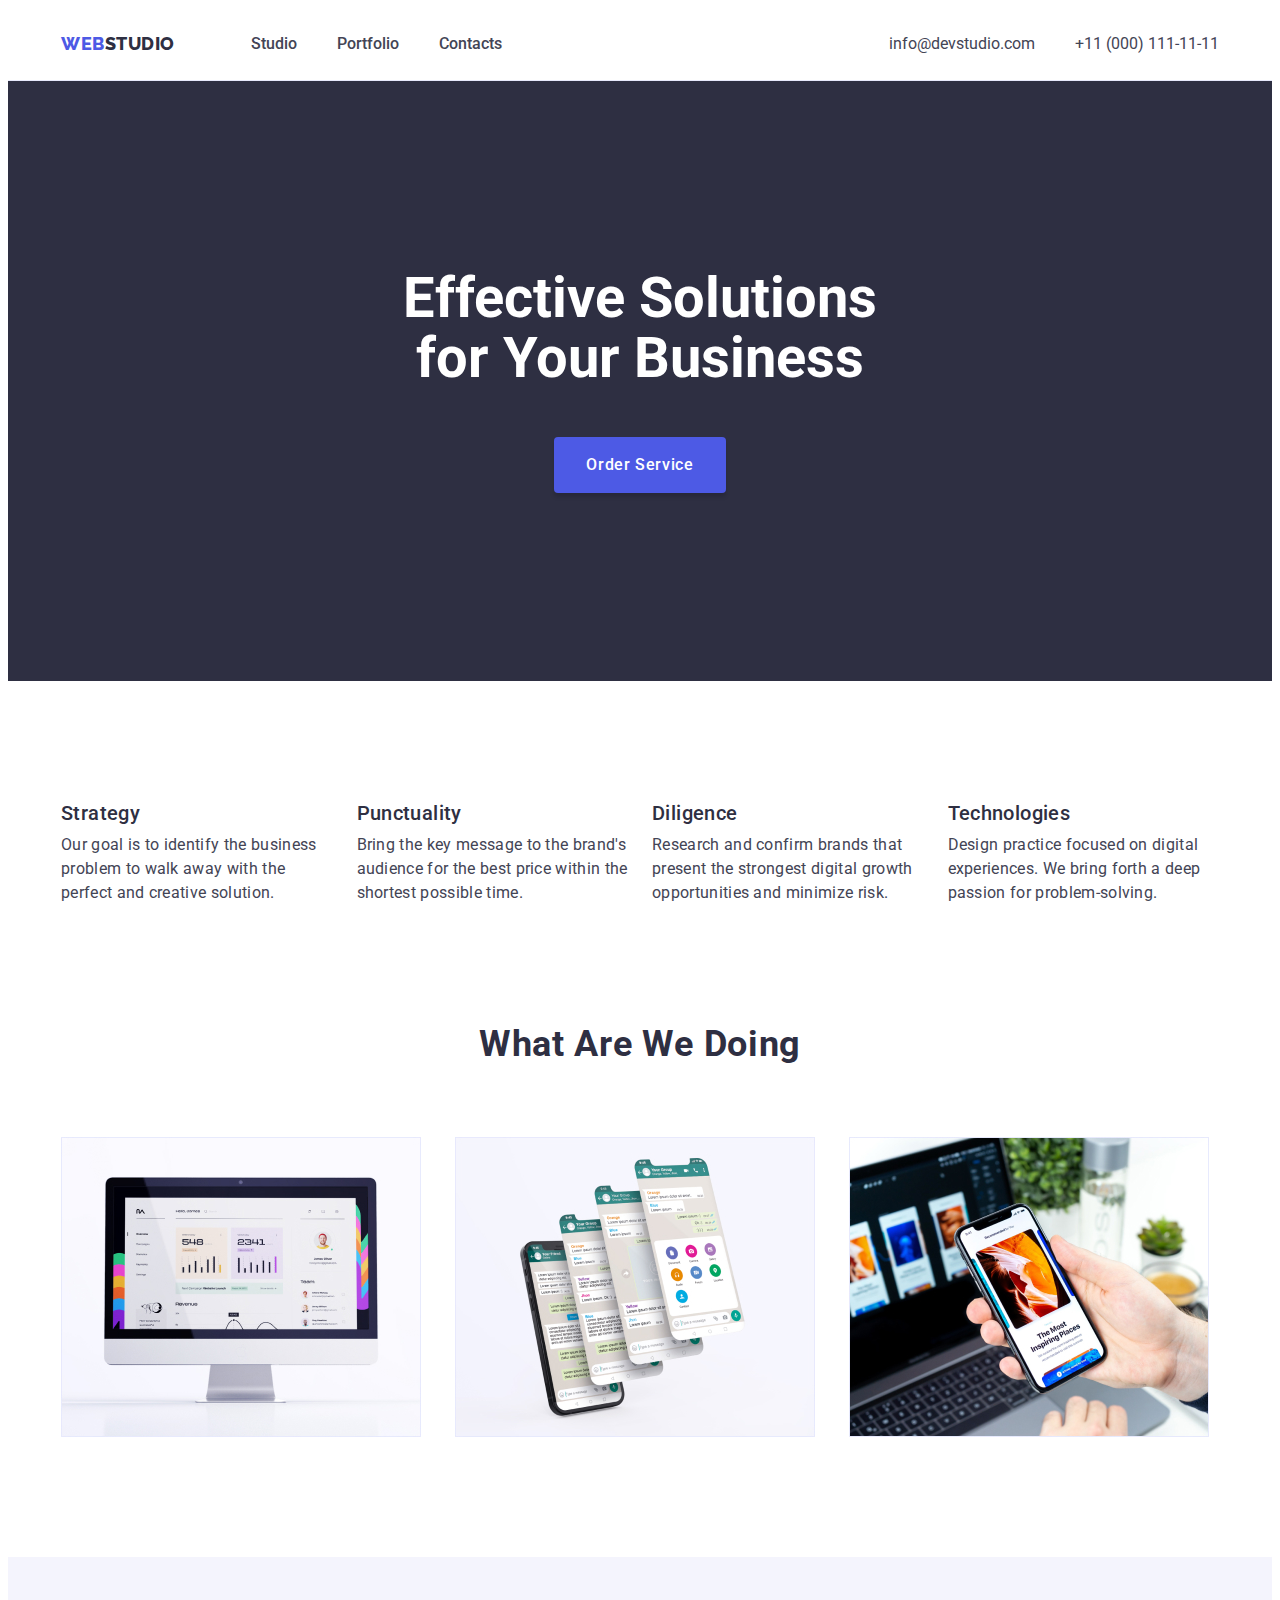
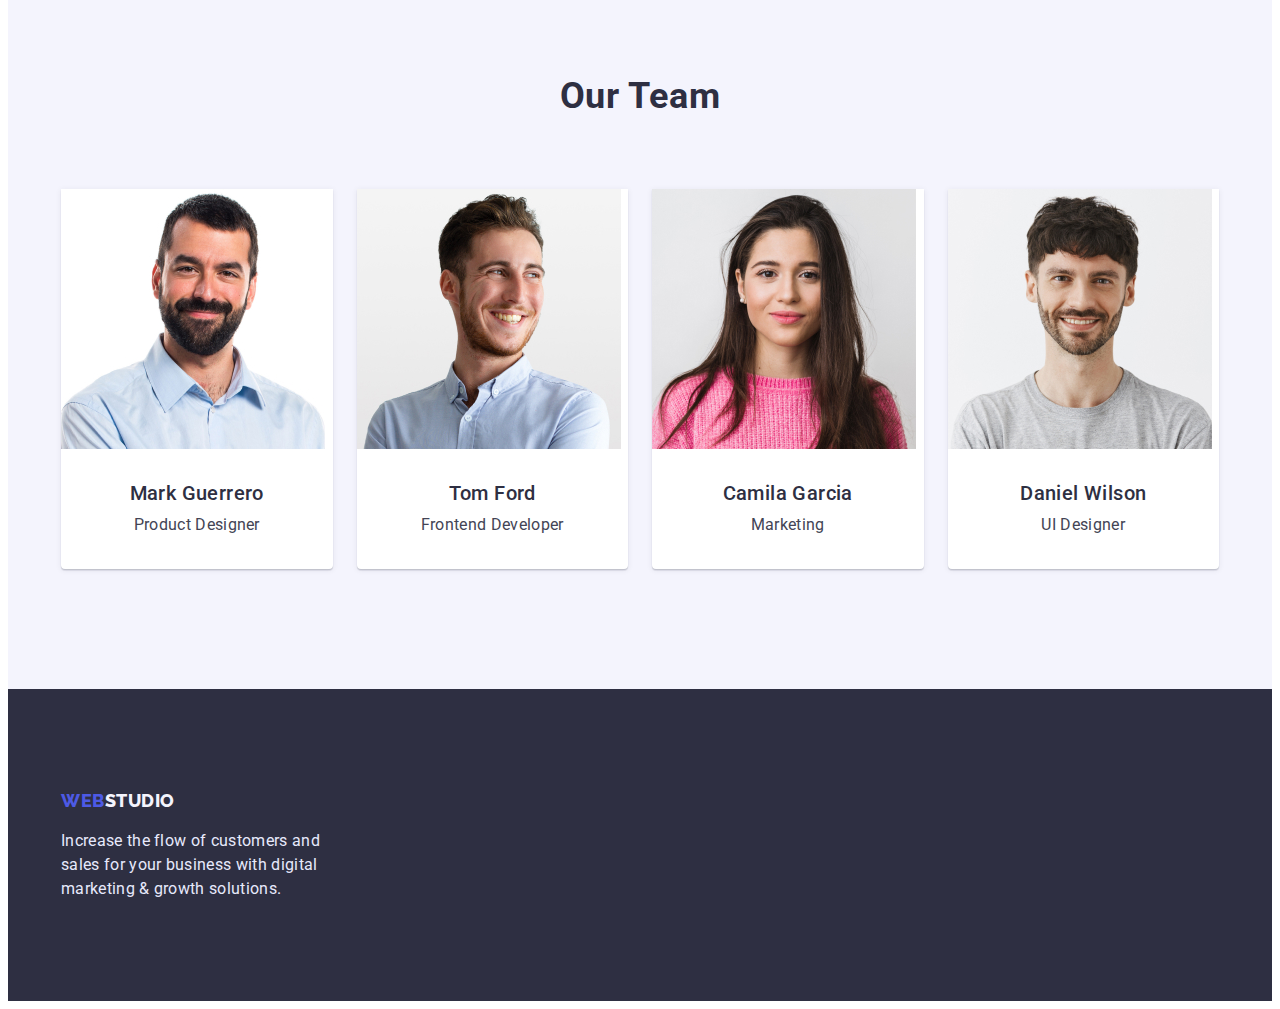
<file: index.html>
<!DOCTYPE html>
<html lang="en">

<head>
  <meta charset="UTF-8" />
  <meta http-equiv="X-UA-Compatible" content="IE=edge" />
  <meta name="viewport" content="width=device-width, initial-scale=1.0" />
  <title>WebStudio</title>
  <link rel="preconnect" href="https://fonts.googleapis.com" />
  <link rel="preconnect" href="https://fonts.gstatic.com" crossorigin />
  <link href="https://fonts.googleapis.com/css2?family=Raleway:wght@800&family=Roboto:wght@400;500;700;900&display=swap"
    rel="stylesheet" />
  <link rel="stylesheet" href="https://cdnjs.cloudflare.com/ajax/libs/modern-normalize/1.1.0/modern-normalize.min.css"
    integrity="sha512-wpPYUAdjBVSE4KJnH1VR1HeZfpl1ub8YT/NKx4PuQ5NmX2tKuGu6U/JRp5y+Y8XG2tV+wKQpNHVUX03MfMFn9Q=="
    crossorigin="anonymous" referrerpolicy="no-referrer" />
  <link rel="stylesheet" href="./css/styles.css" />
</head>

<body>
  <header class="header">
    <div class="container header-container">

      <nav class="nav-list">
        <a href="./index.html" class="logo">WEB<span class="logo-item-top">STUDIO</span> </a>
        <ul class="navigation-list">
          <li><a href="./index.html" class="navigation ">Studio</a></li>
          <li><a href="./portfolio.html" class="navigation ">Portfolio</a></li>
          <li><a href="" class="navigation contacts">Contacts</a></li>
        </ul>
      </nav>

      <address>
        <ul class="address-list">
          <li><a href="mailto:info@devstudio.com" class="contacts"> info@devstudio.com </a></li>
          <li><a href="tel:+110001111111" class="contacts"> +11 (000) 111-11-11 </a></li>
        </ul>
      </address>
    </div>
  </header>

  <!--todo---------hero-------------->

  <main>
    <section class="hero">
      <div class="container">
        <h1 class="main-title">Effective Solutions for Your Business</h1>
        <button type="button" class="button-studio">Order Service</button>
      </div>
    </section>

    <section class="section">
      <div class="container">
        <h2 class="visually-hidden">Feature</h2>
        <ul class="feature-container ">
          <li class="feature">
            <h3 class="main-item">Strategy</h3>
            <p class="main-text studio">
              Our goal is to identify the business problem to walk away with the perfect and creative solution.
            </p>
          </li>
          <li class="feature">
            <h3 class="main-item">Punctuality</h3>
            <p class="main-text studio">
              Bring the key message to the brand's audience for the best price within the shortest possible time.
            </p>
          </li>
          <li class="feature">
            <h3 class="main-item">Diligence</h3>
            <p class="main-text studio">
              Research and confirm brands that present the strongest digital growth opportunities and minimize risk.
            </p>
          </li>
          <li class="feature">
            <h3 class="main-item">Technologies</h3>
            <p class="main-text studio">
              Design practice focused on digital experiences. We bring forth a deep passion for problem-solving.
            </p>
          </li>
        </ul>
      </div>
    </section>

    <section class="img-section">
      <div class="container">
        <h2 class="main-subtitle">What are we doing</h2>
        <ul class="img-studio-list">
          <li class="img-studio"><img src="./images/img1.jpg" alt="img1" width="360" /></li>
          <li class="img-studio"><img src="./images/img2.jpg" alt="img2" width="360" /></li>
          <li class="img-studio"><img src="./images/img3.jpg" alt="img3" width="360" /></li>
        </ul>
      </div>
    </section>

    <section class="main-team section">
      <div class="container">
        <h2 class="main-subtitle">Our Team</h2>
        <ul class="card-team">
          <li class="main-list-team">
            <img src="./images/mark.jpg" alt="Mark Guerrero" width="264" />
            <div class="card-team-text">
              <h3 class="main-item">Mark Guerrero</h3>
              <p class="main-text ">Product Designer</p>
            </div>
          </li>
          <li class="main-list-team">
            <img src="./images/tom.jpg" alt="Tom Ford" width="264" />
            <div class="card-team-text">
              <h3 class="main-item">Tom Ford</h3>
              <p class="main-text ">Frontend Developer</p>
            </div>
          </li>
          <li class="main-list-team">
            <img src="./images/camila.jpg" alt="Camila Garcia" width="264" />
            <div class="card-team-text">
              <h3 class="main-item">Camila Garcia</h3>
              <p class="main-text ">Marketing</p>
            </div>
          </li>
          <li class="main-list-team">
            <img src="./images/daniel.jpg" alt="Daniel Wilson" width="264" />
            <div class="card-team-text">
              <h3 class="main-item">Daniel Wilson</h3>
              <p class="main-text ">UI Designer</p>
            </div>
          </li>
        </ul>
      </div>
    </section>
  </main>

  <footer class="footer">
    <div class="container">
      <a href="./index.html" class="logo"> WEB<span class="logo-item-bottom">STUDIO</span> </a>
      <p class="footer-text">
        Increase the flow of customers and sales for your business with digital marketing & growth solutions.
      </p>
    </div>
  </footer>

</body>

</html>
</file>
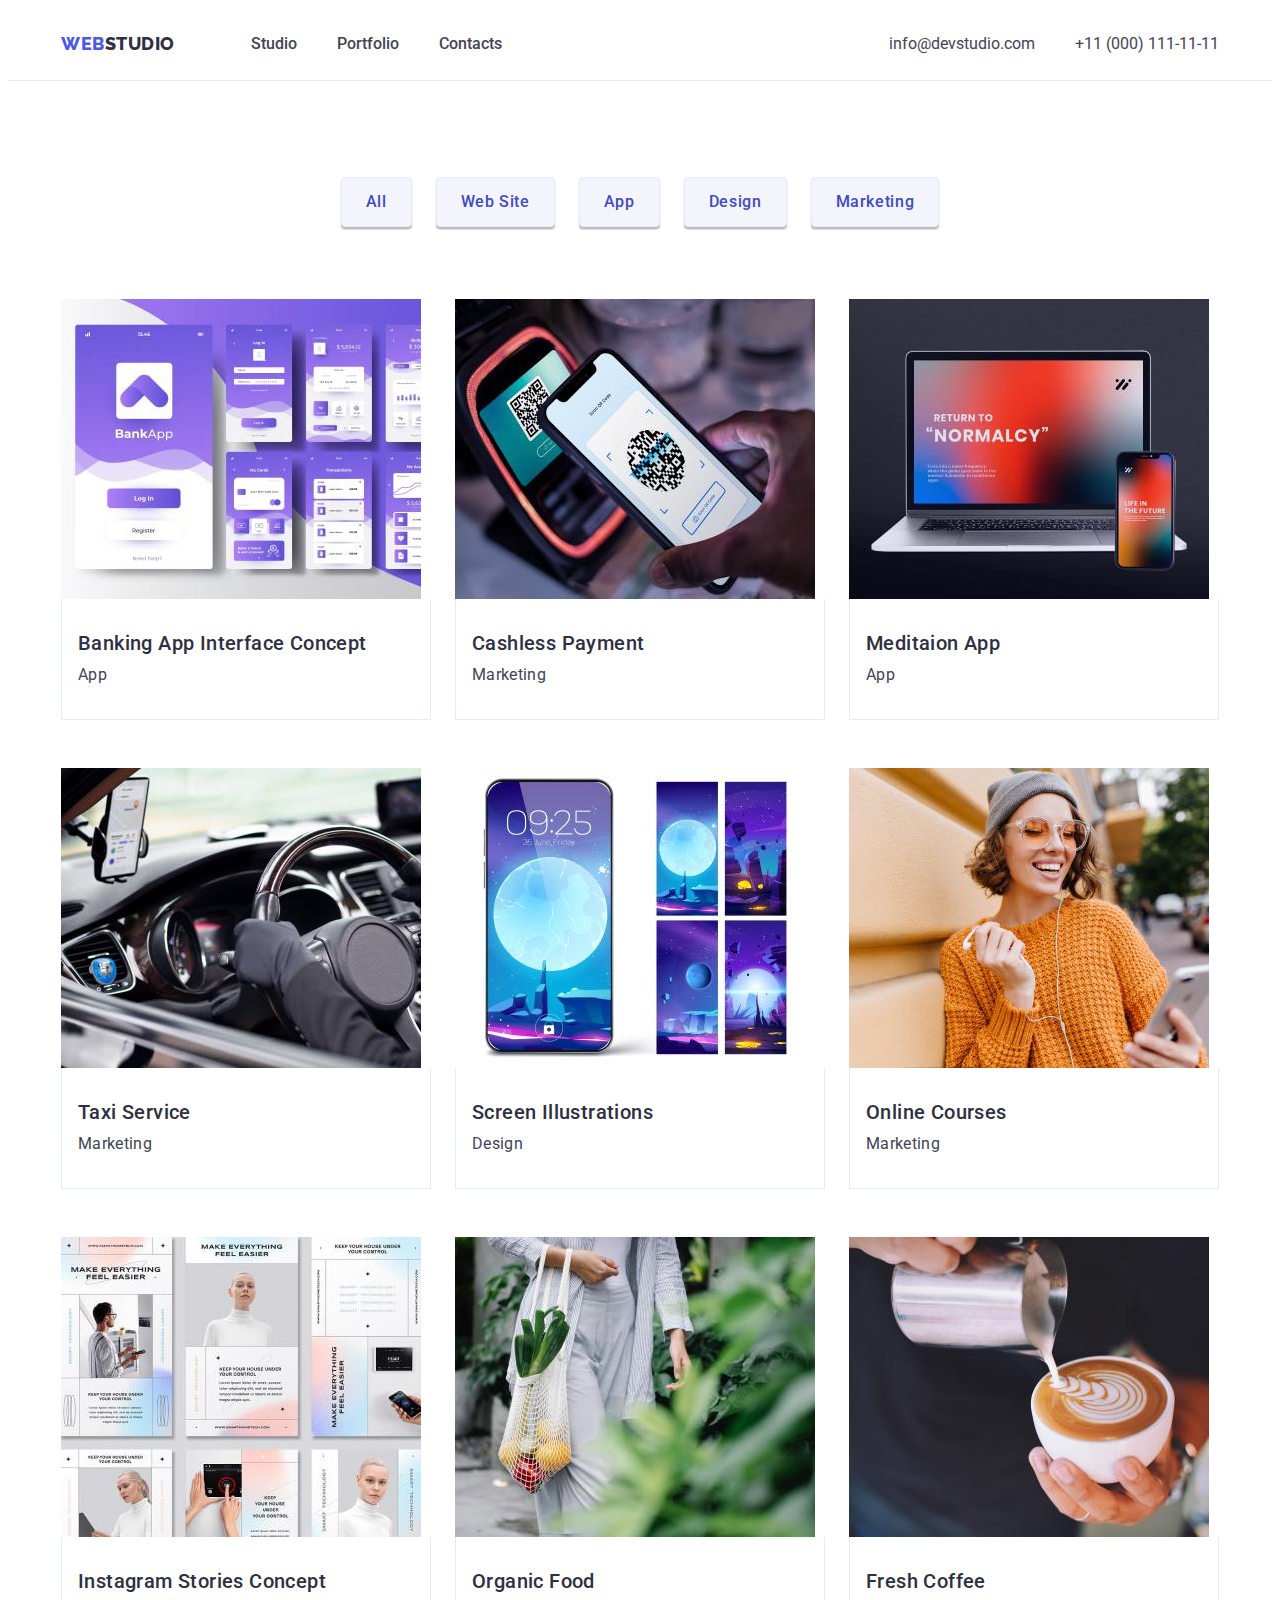
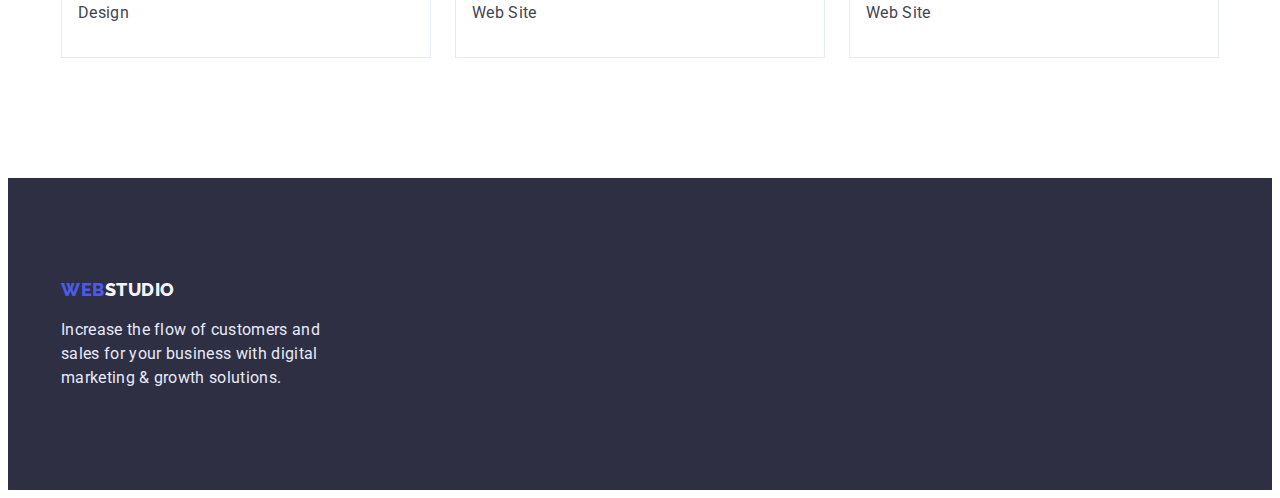
<file: portfolio.html>
<!DOCTYPE html>
<html lang="en">

<head>
  <meta charset="UTF-8" />
  <meta http-equiv="X-UA-Compatible" content="IE=edge" />
  <meta name="viewport" content="width=device-width, initial-scale=1.0" />
  <title>Portfolio</title>
  <link rel="preconnect" href="https://fonts.googleapis.com" />
  <link rel="preconnect" href="https://fonts.gstatic.com" crossorigin />
  <link href="https://fonts.googleapis.com/css2?family=Raleway:wght@800&family=Roboto:wght@400;500;700;900&display=swap"
    rel="stylesheet" />
  <link rel="stylesheet" href="https://cdnjs.cloudflare.com/ajax/libs/modern-normalize/1.1.0/modern-normalize.min.css"
    integrity="sha512-wpPYUAdjBVSE4KJnH1VR1HeZfpl1ub8YT/NKx4PuQ5NmX2tKuGu6U/JRp5y+Y8XG2tV+wKQpNHVUX03MfMFn9Q=="
    crossorigin="anonymous" referrerpolicy="no-referrer" />
  <link rel="stylesheet" href="./css/styles.css" />
</head>

<body>
  <header class="header">
    <div class="container header-container">
      <nav class="nav-list">
        <a href="./index.html" class="logo">WEB<span class="logo-item-top">STUDIO</span> </a>
        <ul class="navigation-list">
          <li><a href="./index.html" class="navigation">Studio</a></li>
          <li><a href="./portfolio.html" class="navigation">Portfolio</a></li>
          <li><a href="" class="navigation contacts">Contacts</a></li>
        </ul>
      </nav>
      <address>
        <ul class="address-list">
          <li><a href="mailto:info@devstudio.com" class="contacts"> info@devstudio.com </a></li>
          <li><a href="tel:+110001111111" class="contacts"> +11 (000) 111-11-11 </a></li>
        </ul>
      </address>
    </div>
  </header>
  <main>
    <!-- Filters -->
    <section class="section-portfolio">
      <div class="container">
        <h1 class="visually-hidden">Portfolio</h1>
        <ul class="button-portfolio-list">
          <li><button type="button" class="button-portfolio">All</button></li>
          <li><button type="button" class="button-portfolio">Web Site</button></li>
          <li><button type="button" class="button-portfolio">App</button></li>
          <li><button type="button" class="button-portfolio">Design</button></li>
          <li><button type="button" class="button-portfolio">Marketing</button></li>
        </ul>

        <ul class="card-portfolio">
          <li class="card-item">
            <a href="" class="link-portfolio">
              <img src="./images/bankapp.jpg" alt="app" width="360" />
              <div class="card-text">
                <h2 class="main-item">Banking App Interface Concept</h2>
                <p class="main-text ">App</p>
              </div>
            </a>
          </li>
          <li class="card-item">
            <a href="" class="link-portfolio">
              <img src="./images/scaner.jpg" alt="scaner" width="360" />
              <div class="card-text">
                <h3 class="main-item">Cashless Payment</h3>
                <p class="main-text ">Marketing</p>
              </div>
            </a>
          </li>
          <li class="card-item">
            <a href="" class="link-portfolio">
              <img src="./images/laptop.jpg" alt="laptop" width="360" />
              <div class="card-text">
                <h3 class="main-item">Meditaion App</h3>
                <p class="main-text ">App</p>
              </div>
            </a>
          </li>
          <li class="card-item">
            <a href="" class="link-portfolio">
              <img src="./images/taxi.jpg" alt="taxi" width="360" />
              <div class="card-text">
                <h3 class="main-item">Taxi Service</h3>
                <p class="main-text">Marketing</p>
              </div>
            </a>
          </li>
          <li class="card-item">
            <a href="" class="link-portfolio">
              <img src="./images/screen.jpg" alt="screen" width="360" />
              <div class="card-text">
                <h3 class="main-item">Screen Illustrations</h3>
                <p class="main-text">Design</p>
              </div>
            </a>
          </li>
          <li class="card-item">
            <a href="" class="link-portfolio">
              <img src="./images/courses.jpg" alt="courses" width="360" />
              <div class="card-text">
                <h3 class="main-item">Online Courses</h3>
                <p class="main-text">Marketing</p>
              </div>
            </a>
          </li>
          <li class="card-item">
            <a href="" class="link-portfolio">
              <img src="./images/insta.jpg" alt="instagram stories" width="360" />
              <div class="card-text">
                <h3 class="main-item">Instagram Stories Concept</h3>
                <p class="main-text">Design</p>
              </div>
            </a>
          </li>
          <li class="card-item">
            <a href="" class="link-portfolio">
              <img src="./images/food.jpg" alt="organic food" width="360" />
              <div class="card-text">
                <h3 class="main-item">Organic Food</h3>
                <p class="main-text">Web Site</p>
              </div>
            </a>
          </li>
          <li class="card-item">
            <a href="" class="link-portfolio">
              <img src="./images/coffee.jpg" alt="fresh coffee" width="360" />
              <div class="card-text">
                <h3 class="main-item">Fresh Coffee</h3>
                <p class="main-text">Web Site</p>
              </div>
            </a>
          </li>
        </ul>
      </div>
    </section>
  </main>

  <footer class="footer">
    <div class="container">
      <a href="./index.html" class="logo"> WEB<span class="logo-item-bottom">STUDIO</span> </a>
      <p class="footer-text">
        Increase the flow of customers and sales for your business with digital marketing & growth solutions.
      </p>
    </div>
  </footer>

</body>

</html>
</file>
<file: css/styles.css>
:root {
  --color-iris: #4d5ae5;
  --color-ocean: #404bbf;
  --color-green: #31d0aa;
  --color-navy-blue: #2e2f42;
  --color-slate: #434455;
  --color-light-slate: #8e8f99;
  --color-cornflower: #e7e9fc;
  --color-cloud: #f4f4fd;
  --color-navy-blue-modal: #2e2f42;
  --color-grey: #2e2f42;
  --color-white: #ffffff;
}

body {
  font-family: "Roboto", sans-serif;
  color: var(--color-navy-blue);
  background-color: var(--color-white);
}

ul {
  list-style-type: none;
  padding: 0;
  margin: 0;
}

p,
h1,
h2,
h3,
h4,
h5,
h6 {
  margin: 0;
}


img {
  display: block;
  max-width: 100%;
  height: auto;
}

/**----------header------ */

.header {
  border-bottom: 1px solid var(--color-cornflower);
}

.header-container {
  display: flex;
  justify-content: space-between;
  align-items: center;
}

/**----------Logo-------- */

.logo {
  text-decoration: none;
  font-family: "Raleway";
  font-weight: 800;
  font-size: 18px;
  line-height: 1.33;
  color: var(--color-iris);
  letter-spacing: 0.03em;
}

.logo-item-top {
  color: var(--color-navy-blue);
}

.logo-item-bottom {
  color: var(--color-cloud);
}

/**----------Button------ */

.button-studio {
  cursor: pointer;
  color: var(--color-white);
  background-color: var(--color-iris);
  font-weight: 500;
  font-size: 16px;
  font-family: inherit;
  line-height: 1.5;
  letter-spacing: 0.04em;
  box-shadow: 0px 4px 4px rgba(0, 0, 0, 0.15);
  border-radius: 4px;
  padding: 16px 32px;
  min-width: 169px;
  margin-top: 48px;
  border: none;
}

.button-studio:hover,
.button-studio:focus {
  background-color: var(--color-ocean);
}

.button-portfolio-list {
  display: flex;
  justify-content: center;
  gap: 24px;
  margin-bottom: 72px;
}

.button-portfolio {
  cursor: pointer;
  color: var(--color-ocean);
  background-color: var(--color-cloud);
  font-weight: 500;
  font-size: 16px;
  font-family: inherit;
  line-height: 1.5;
  letter-spacing: 0.04em;
  box-shadow: 0px 3px 1px rgba(0, 0, 0, 0.1), 0px 2px 1px rgba(0, 0, 0, 0.08), 0px 2px 2px rgba(0, 0, 0, 0.12);
  border-radius: 4px;
  padding: 12px 24px;
  border: 1px solid var(--color-cornflower);

}

.button-portfolio:hover,
.button-portfolio:focus {
  background-color: var(--color-ocean);
  color: var(--color-white);
  border-color: transparent;
}

/**--------Nav-------------- */

.nav-list {
  display: flex;
  align-items: center;
}

.navigation {
  text-decoration: none;
  color: var(--color-slate);
  font-weight: 500;
  font-size: 16px;
  line-height: 1.5;
  padding-top: 24px;
  padding-bottom: 24px;
  display: block;
}

.navigation:hover,
.navigation:focus {
  color: var(--color-ocean);
}

.navigation-list {
  display: flex;
  gap: 40px;
  margin-left: 76px;
}

.contacts:hover,
.contacts:focus {
  color: var(--color-ocean);
}

.contacts {
  color: var(--color-slate);
  text-decoration: none;
  font-family: "Roboto";
  font-style: normal;
  font-size: 16px;
  line-height: 1.5;
  padding-top: 24px;
  padding-bottom: 24px;
  display: block;
}

.address-list {
  display: flex;
  gap: 40px;
}

/**------------Containers------------ */

.container {
  width: 1158px;
  padding-left: 15px;
  padding-right: 15px;
  margin: 0 auto;
}

.feature-container {
  display: flex;
  gap: 24px;

}

.feature-container>.feature {
  flex-basis: calc((100% - 72px) / 4);

}

.section {
  padding-top: 120px;
  padding-bottom: 120px;
}

.img-section {
  padding-bottom: 120px;
}

.section-portfolio {
  padding-top: 96px;
  padding-bottom: 120px;
}

/**--------- card -------------*/


.img-studio-list>.img-studio {
  flex-basis: calc((100% - 2*24px)/3);

}

.img-studio-list {
  display: flex;
  margin-top: 72px;
  gap: 24px;

}

.card-portfolio {
  padding: 0;
  margin: 0;
  display: flex;
  flex-wrap: wrap;
  margin-left: -24px;
  margin-top: -48px;
}

.card-portfolio>.card-item {
  flex-basis: calc(100% / 3 - 24px);
  margin-left: 24px;
  margin-top: 48px;
}

.link-portfolio {
  text-decoration: none;
}

.card-team {
  display: flex;
  margin-top: 72px;
  gap: 24px;
}

.card-text {
  padding: 32px 16px;
  border-bottom: 1px solid var(--color-cornflower);
  border-left: 1px solid var(--color-cornflower);
  border-right: 1px solid var(--color-cornflower);
}

/**----------hero----------------- */

.hero {
  background-color: var(--color-navy-blue);
  padding-top: 188px;
  padding-bottom: 188px;
  text-align: center;
}


/**------------- text-------------- */


.main-title {
  color: var(--color-white);
  font-size: 56px;
  line-height: 1.07;
  max-width: 496px;
  margin: 0 auto;
  text-align: center;
}

.main-subtitle {
  text-align: center;
  text-transform: capitalize;
  font-size: 36px;
  line-height: 1.11;
  letter-spacing: 0.02em;

}

.main-team {
  background-color: var(--color-cloud);
}

.main-list-team {
  background-color: var(--color-white);
  text-align: center;
  box-shadow: 0px 1px 6px rgba(46, 47, 66, 0.08), 0px 1px 1px rgba(46, 47, 66, 0.16), 0px 2px 1px rgba(46, 47, 66, 0.08);
  border-radius: 0px 0px 4px 4px;
  flex-basis: calc((100% - 72px) / 4);
}


/**------card text-------- */

.card-team-text {
  padding: 32px 16px;
}


.main-item {
  font-weight: 500;
  font-size: 20px;
  line-height: 1.2;
  letter-spacing: 0.02em;
  color: var(--color-navy-blue);

}

.main-text {
  font-size: 16px;
  line-height: 1.5;
  letter-spacing: 0.02em;
  color: var(--color-slate);
  margin-top: 8px;

}


/**----------footer------------ */

.footer-text {
  font-size: 16px;
  line-height: 1.5;
  letter-spacing: 0.02em;
  color: var(--color-cornflower);
  max-width: 264px;
  margin-top: 16px;
}

.footer {
  background-color: var(--color-navy-blue);
  padding-top: 100px;
  padding-bottom: 100px;
}


/*todo----------- hide----------title */

.visually-hidden {
  position: absolute;
  white-space: nowrap;
  width: 1px;
  height: 1px;
  overflow: hidden;
  border: 0;
  padding: 0;
  clip: rect(0 0 0 0);
  clip-path: inset(50%);
  margin: -1px;
}
</file>
